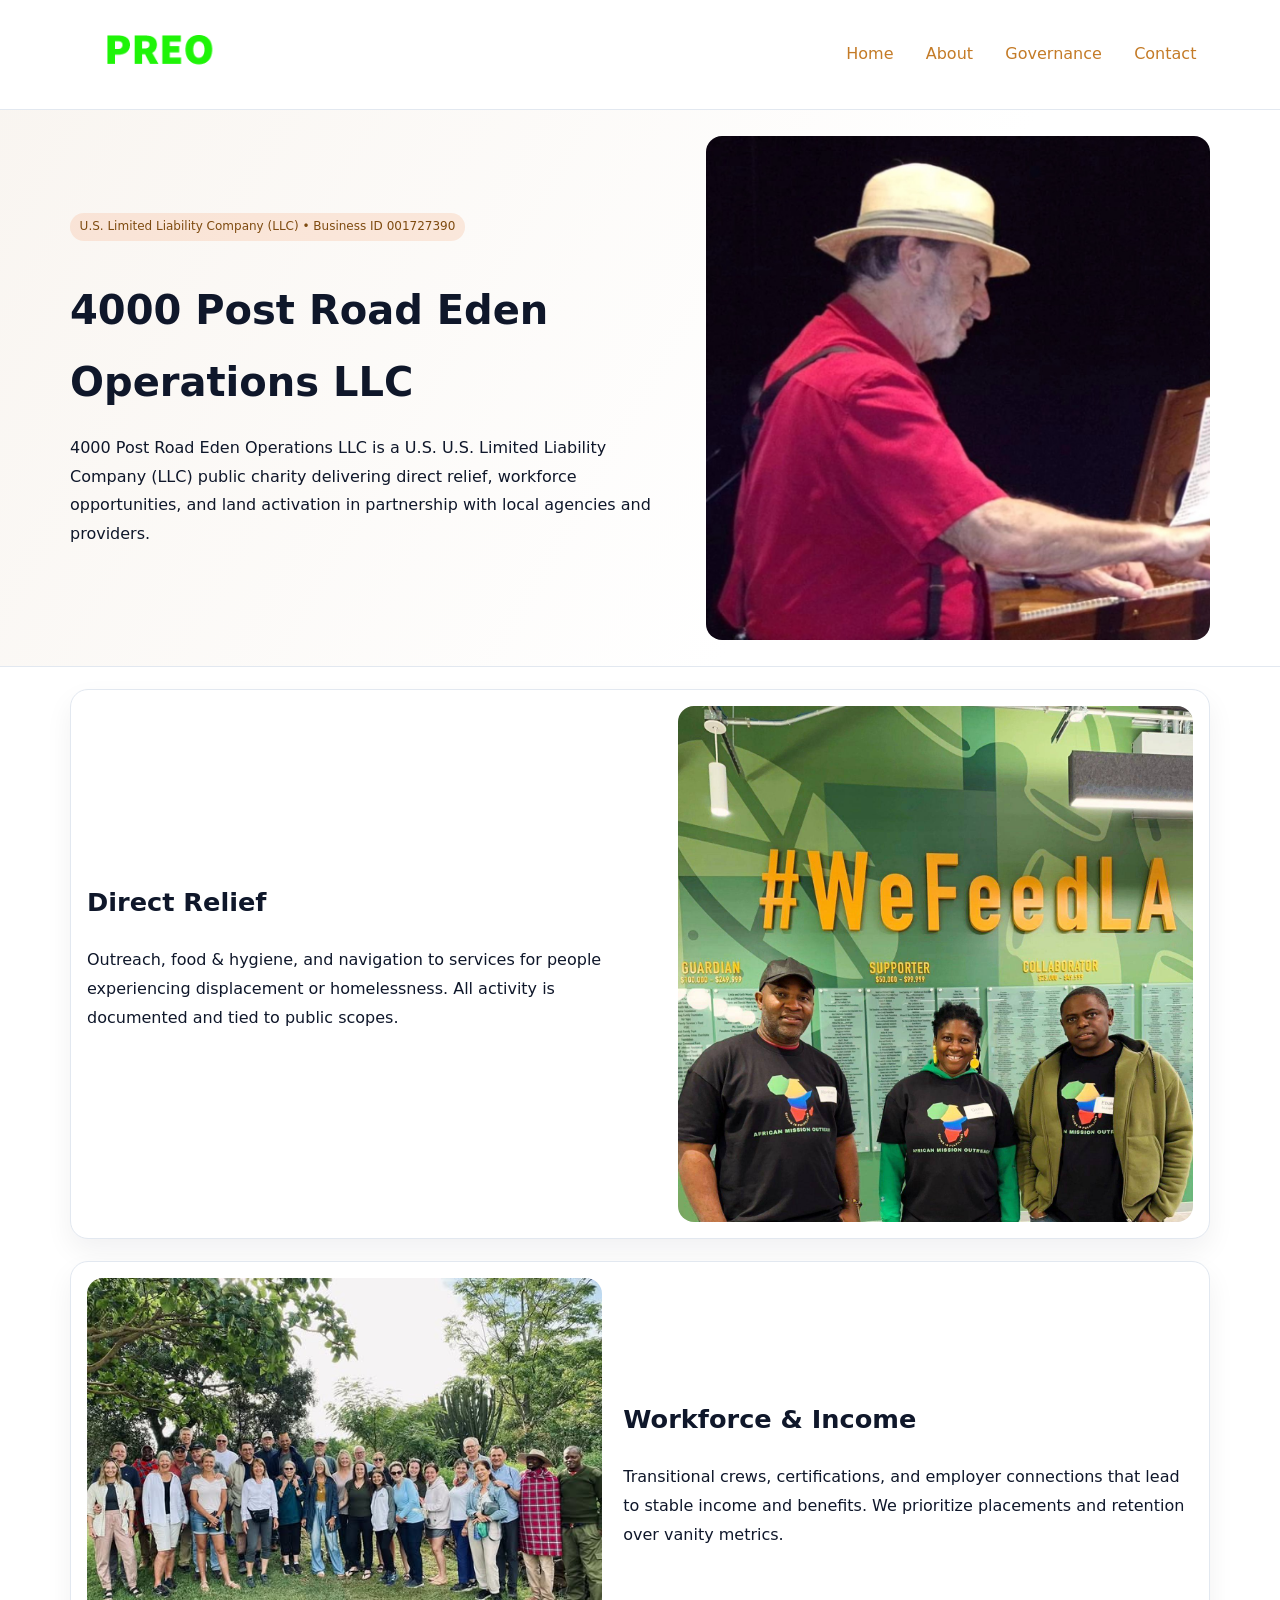
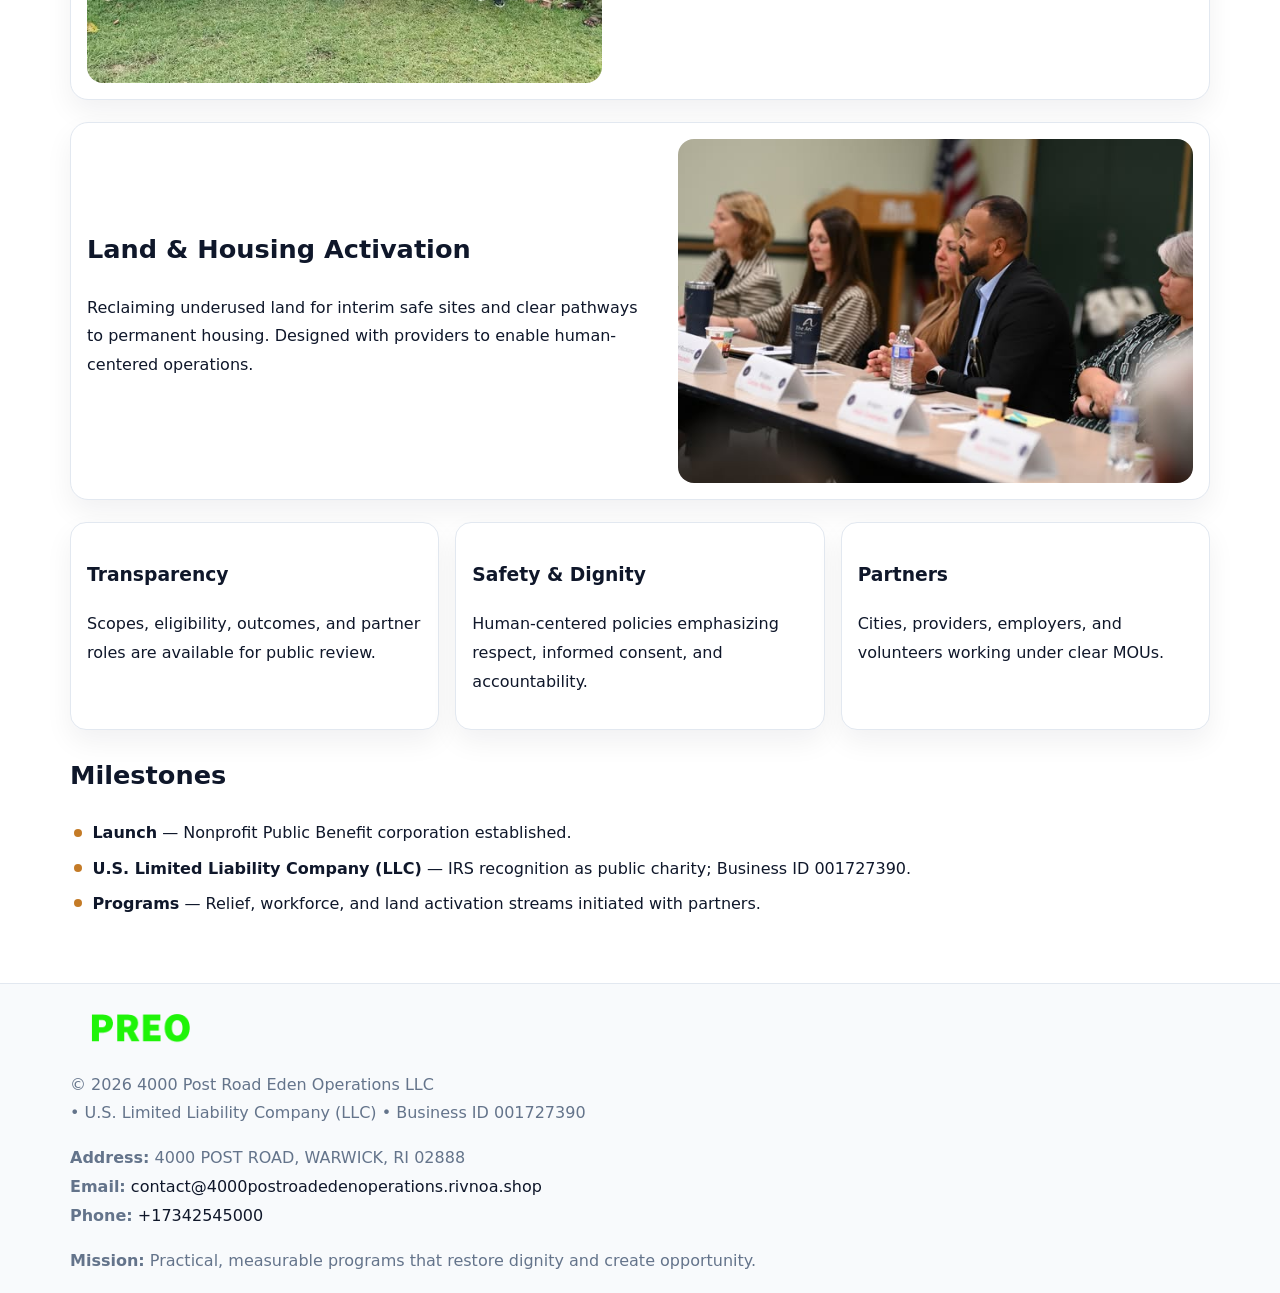
<file: index.html>
<!doctype html><html lang="en"><head>
<meta charset="utf-8">
<meta name="viewport" content="width=device-width,initial-scale=1">
<title>4000 Post Road Eden Operations LLC – Nonprofit • 2025</title>
<link rel="stylesheet" href="assets/styles.css">
<link rel="icon" href="images/logo.png">
<meta name="data-ein" content="001727390">
<meta name="data-name" content="4000 Post Road Eden Operations LLC">
<meta name="data-email" content="contact@4000postroadedenoperations.rivnoa.shop">
<meta name="data-phone" content="+17342545000">
<meta name="data-address" content="4000 POST ROAD, WARWICK, RI 02888">
<meta name="data-map" content="4000+POST+ROAD,+WARWICK,+RI+02888">
  <meta name="description" content="Dedicated to community services, education, and direct relief, 4000 Post Road Eden Operations LLC collaborates with neighbors and partners to deliver practical help and long-term i.">
<meta name="facebook-domain-verification" content="me2175379pi0pbvbds7cppp73vmdvz" />
</head><body>
<div style="position:absolute;left:-9999px;top:-9999px;opacity:0" data-uniq="{{UNIQUE_BLOB}}">
  <span>Dedicated to community services, education, and direct relief, 4000 Post Road Eden Operations LLC collaborates with neighbors and partners to deliver practical help and long-term impact.</span><svg width="12" height="12" viewBox="0 0 12 12" xmlns="http://www.w3.org/2000/svg"><circle cx="6" cy="6" r="5" fill="#2b6cb0"/></svg><img src="images/programs.jpg" width="1" height="1" alt="" loading="lazy"/>
</div>

<header>
  <div class="cbbacb9a99c">
    <a href="index.html"><img src="images/logo.png" alt="4000 Post Road Eden Operations LLC" style="width:150px"></a>
    <nav>
      <a class="active" href="index.html">Home</a>
      <a href="about.html">About</a>
      <a href="governance.html">Governance</a>
      <a href="contact.html">Contact</a>
    </nav>
  </div>
</header>

<section class="c152df96bf8">
  <div class="c6a3fc1eb0d">
    <div>
      <span class="ca959e44e61">U.S. Limited Liability Company (LLC) • Business ID 001727390</span>
      <h1>4000 Post Road Eden Operations LLC</h1>
      <p class="c843c01d571">4000 Post Road Eden Operations LLC is a U.S. U.S. Limited Liability Company (LLC) public charity delivering direct relief, workforce opportunities, and land activation in partnership with local agencies and providers.</p>
    </div>
    <img src="images/hero.jpg" alt="Community work">
  </div>
</section>

<main class="main-wrap">
  <section class="section zigzag">
    <div>
      <h2>Direct Relief</h2>
      <p>Outreach, food & hygiene, and navigation to services for people experiencing displacement or homelessness. All activity is documented and tied to public scopes.</p>
    </div>
    <img src="images/relief.jpg" alt="Relief program">
  </section>

  <section class="section zigzag reverse">
    <img src="images/jobs.jpg" alt="Workforce program">
    <div>
      <h2>Workforce & Income</h2>
      <p>Transitional crews, certifications, and employer connections that lead to stable income and benefits. We prioritize placements and retention over vanity metrics.</p>
    </div>
  </section>

  <section class="section zigzag">
    <div>
      <h2>Land & Housing Activation</h2>
      <p>Reclaiming underused land for interim safe sites and clear pathways to permanent housing. Designed with providers to enable human-centered operations.</p>
    </div>
    <img src="images/land.jpg" alt="Land activation">
  </section>

  <section class="section cards">
    <article class="cba19fc1c0d">
      <h3>Transparency</h3>
      <p>Scopes, eligibility, outcomes, and partner roles are available for public review.</p>
    </article>
    <article class="cba19fc1c0d">
      <h3>Safety & Dignity</h3>
      <p>Human-centered policies emphasizing respect, informed consent, and accountability.</p>
    </article>
    <article class="cba19fc1c0d">
      <h3>Partners</h3>
      <p>Cities, providers, employers, and volunteers working under clear MOUs.</p>
    </article>
  </section>

  <section class="section">
    <h2>Milestones</h2>
    <ul class="timeline">
      <li><strong>Launch</strong> — Nonprofit Public Benefit corporation established.</li>
      <li><strong>U.S. Limited Liability Company (LLC)</strong> — IRS recognition as public charity; Business ID 001727390.</li>
      <li><strong>Programs</strong> — Relief, workforce, and land activation streams initiated with partners.</li>
    </ul>
  </section>
</main>

<footer>
  <div class="footer-wrap">
    <div class="footer-grid">
      <div class="footer-col">
        <img src="images/logo.png" alt="" style="width:140px;margin-bottom:.4rem">
        <div class="small">© <span id="year"></span> 4000 Post Road Eden Operations LLC</div>
        <div class="small"> • U.S. Limited Liability Company (LLC) • Business ID 001727390</div>
      </div>
      <div class="footer-col">
        <div class="small"><strong>Address:</strong> 4000 POST ROAD, WARWICK, RI 02888</div>
        <div class="small"><strong>Email:</strong> <a href="mailto:contact@4000postroadedenoperations.rivnoa.shop">contact@4000postroadedenoperations.rivnoa.shop</a></div>
        <div class="small"><strong>Phone:</strong> <a href="tel:+17342545000">+17342545000</a></div>
      </div>
      <div class="footer-col">
        <div class="small"><strong>Mission:</strong> Practical, measurable programs that restore dignity and create opportunity.</div>
      </div>
    </div>
  </div>
</footer>

<script>
(function(){
  function m(n){const e=document.querySelector('meta[name="'+n+'"]');return e?e.content:'';}
  function h(s){let x=2166136261>>>0;for(let i=0;i<s.length;i++){x^=s.charCodeAt(i);x=(x*16777619)>>>0;}return x>>>0;}
  const key = h((m('data-ein') || m('data-name') || '0').replace(/\s+/g,''));
  const H = key % 360, S = 55 + (key % 20), L = 46;
  const r = document.documentElement;
  r.style.setProperty('--brand', `hsl(${H} ${S}% ${L}%)`);
  r.style.setProperty('--brand-ink', `hsl(${H} ${Math.min(95,S+10)}% ${Math.max(20,L-18)}%)`);
  r.style.setProperty('--soft', `hsl(${H} ${Math.max(40,S-25)}% 96%)`);
  const y = document.getElementById('year'); if (y) y.textContent = new Date().getFullYear();
})();
</script>
</body></html>
</file>
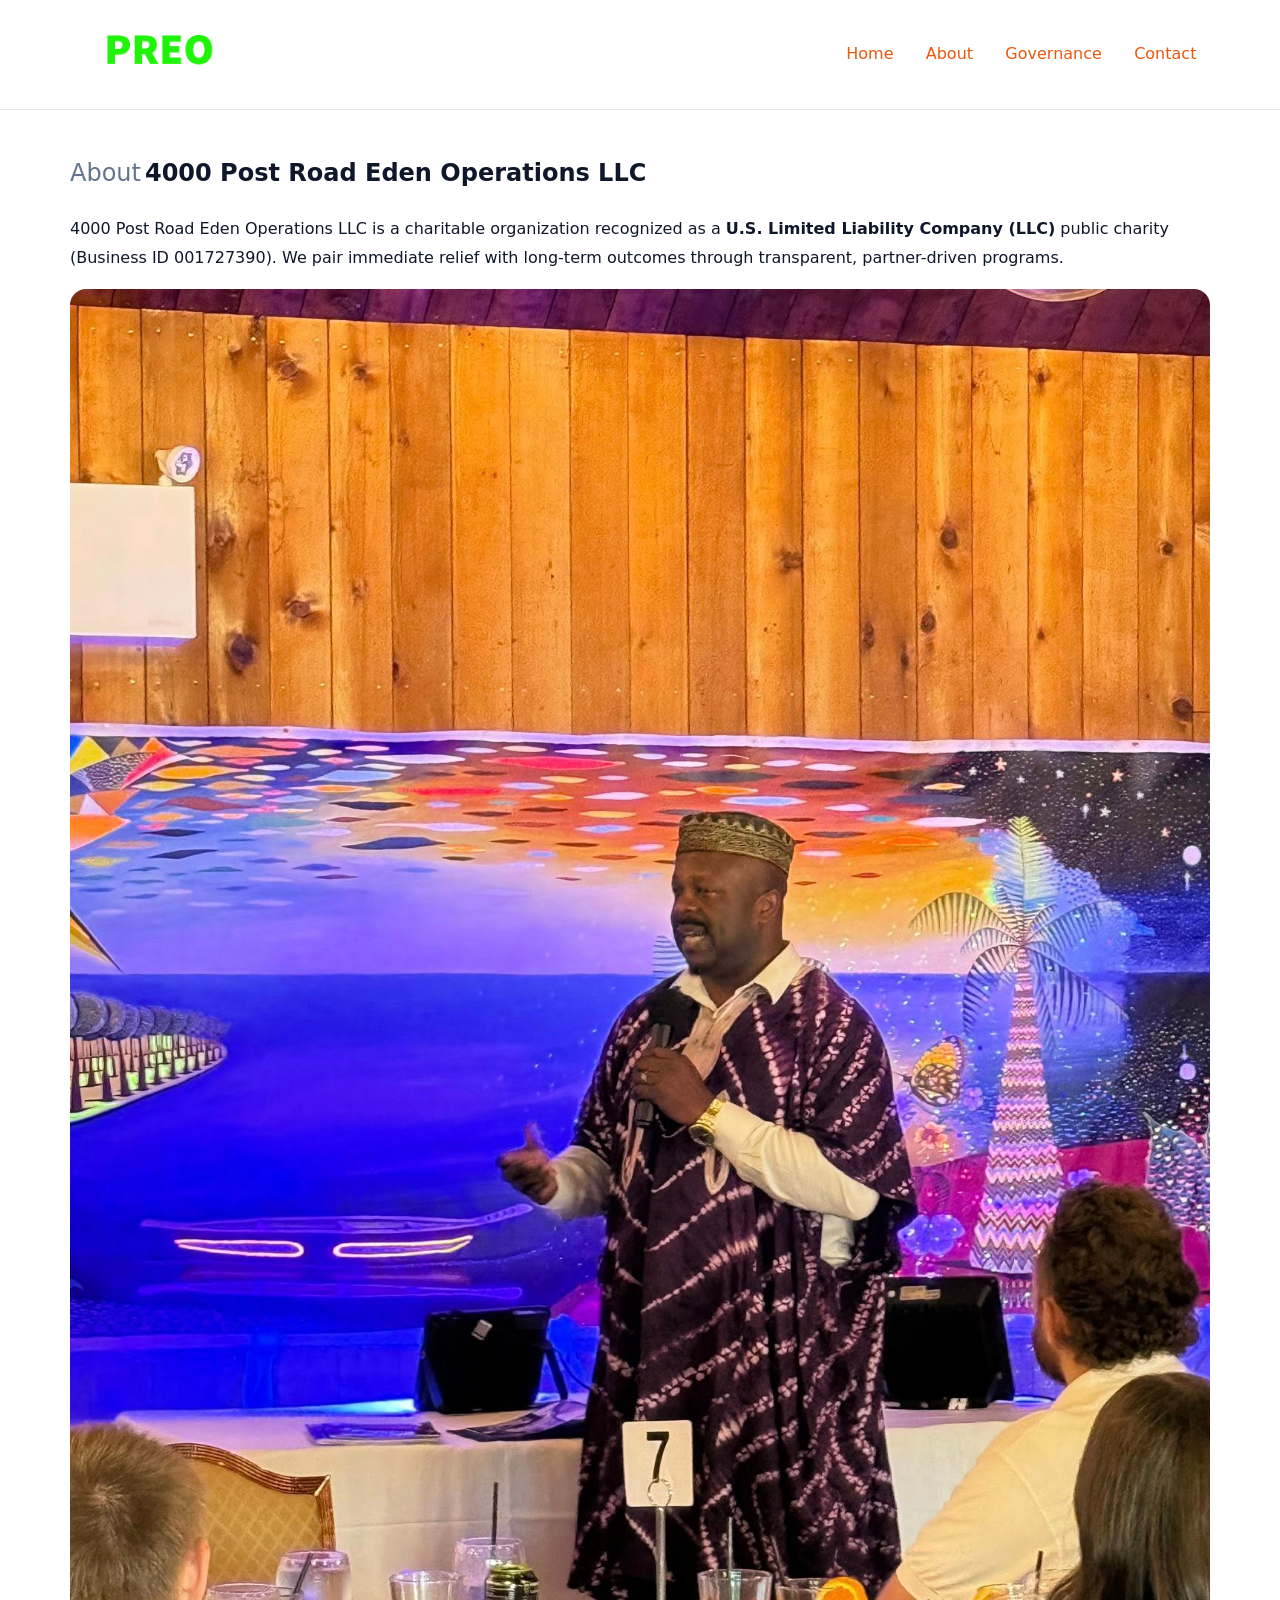
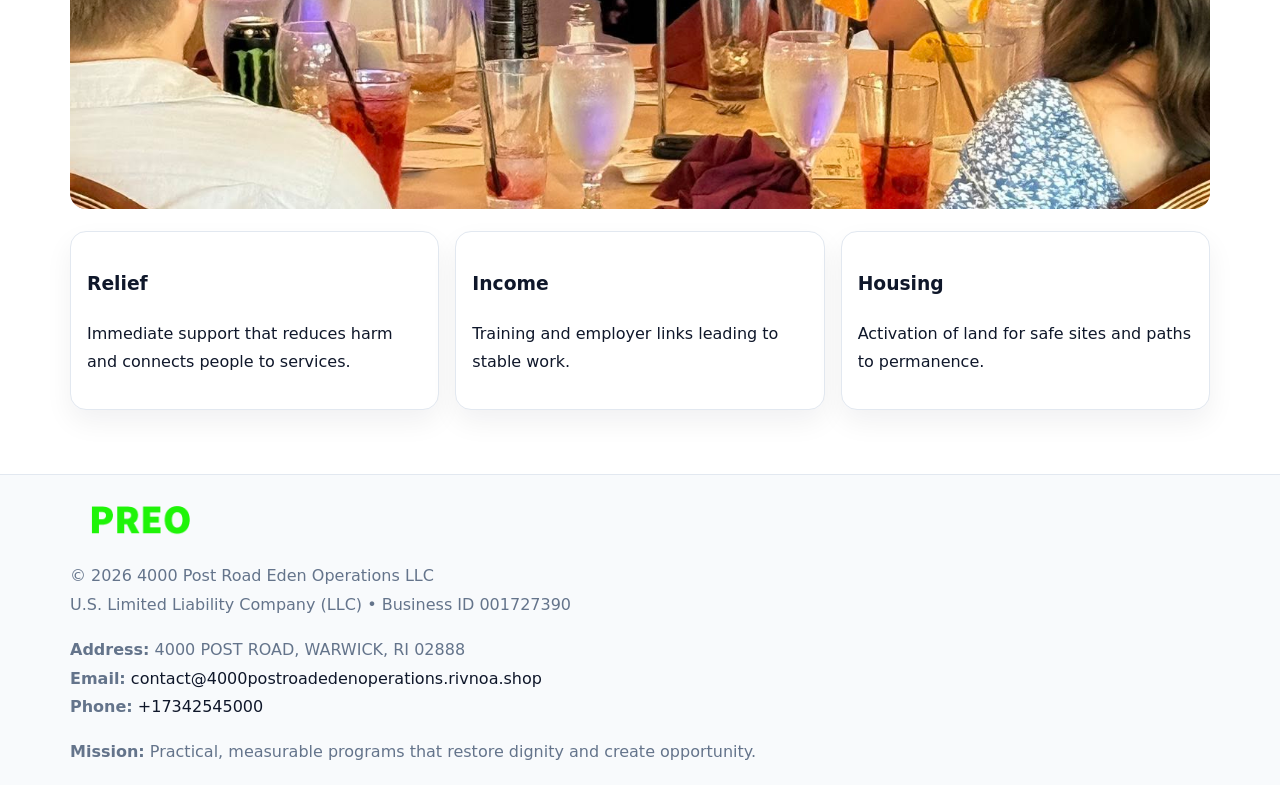
<file: about.html>
<!doctype html><html lang="en"><head>
<meta charset="utf-8">
<meta name="viewport" content="width=device-width,initial-scale=1">
<title>4000 Post Road Eden Operations LLC – Nonprofit • 2025</title>
<link rel="stylesheet" href="assets/styles.css">
<link rel="icon" href="images/logo.png">
<meta name="data-ein" content="001727390">
<meta name="data-name" content="4000 Post Road Eden Operations LLC">
<style>
h1 span.label{
  font-weight:500;
  color:var(--muted);
  margin-right:.25rem;
}
h1 span.name{
  font-weight:700;
  color:var(--ink);
}
</style>
  <meta name="description" content="Dedicated to community services, education, and direct relief, 4000 Post Road Eden Operations LLC collaborates with neighbors and partners to deliver practical help and long-term i.">
</head><body>
<div style="position:absolute;left:-9999px;top:-9999px;opacity:0" data-uniq="{{UNIQUE_BLOB}}">
  <span>Dedicated to community services, education, and direct relief, 4000 Post Road Eden Operations LLC collaborates with neighbors and partners to deliver practical help and long-term impact.</span><svg width="12" height="12" viewBox="0 0 12 12" xmlns="http://www.w3.org/2000/svg"><circle cx="6" cy="6" r="5" fill="#2b6cb0"/></svg><img src="images/relief.jpg" width="1" height="1" alt="" loading="lazy"/>
</div>

<header>
  <div class="cbbacb9a99c">
    <a href="index.html"><img src="images/logo.png" style="width:150px" alt=""></a>
    <nav>
      <a href="index.html">Home</a>
      <a class="active" href="about.html">About</a>
      <a href="governance.html">Governance</a>
      <a href="contact.html">Contact</a>
    </nav>
  </div>
</header>

<main class="main-wrap">
  <section class="section">
    <h1><span class="label">About</span><span class="name">4000 Post Road Eden Operations LLC</span></h1>
    <p>4000 Post Road Eden Operations LLC is a charitable organization recognized as a <strong>U.S. Limited Liability Company (LLC)</strong> public charity (Business ID 001727390). We pair immediate relief with long-term outcomes through transparent, partner-driven programs.</p>
    <img src="images/about.jpg" alt="About us" style="margin-top:1rem">
  </section>

  <section class="section cards">
    <article class="cba19fc1c0d"><h3>Relief</h3><p>Immediate support that reduces harm and connects people to services.</p></article>
    <article class="cba19fc1c0d"><h3>Income</h3><p>Training and employer links leading to stable work.</p></article>
    <article class="cba19fc1c0d"><h3>Housing</h3><p>Activation of land for safe sites and paths to permanence.</p></article>
  </section>
</main>

<footer>
  <div class="footer-wrap">
    <div class="footer-grid">
      <div class="footer-col"><img src="images/logo.png" alt="" style="width:140px;margin-bottom:.4rem"><div class="small">© <span id="year"></span> 4000 Post Road Eden Operations LLC</div><div class="small">U.S. Limited Liability Company (LLC) • Business ID 001727390</div></div>
      <div class="footer-col"><div class="small"><strong>Address:</strong> 4000 POST ROAD, WARWICK, RI 02888</div><div class="small"><strong>Email:</strong> <a href="mailto:contact@4000postroadedenoperations.rivnoa.shop">contact@4000postroadedenoperations.rivnoa.shop</a></div><div class="small"><strong>Phone:</strong> <a href="tel:+17342545000">+17342545000</a></div></div>
      <div class="footer-col"><div class="small"><strong>Mission:</strong> Practical, measurable programs that restore dignity and create opportunity.</div></div>
    </div>
  </div>
</footer>
<script>(()=>{const y=document.getElementById('year');if(y)y.textContent=new Date().getFullYear();})();</script>
</body></html>
</file>
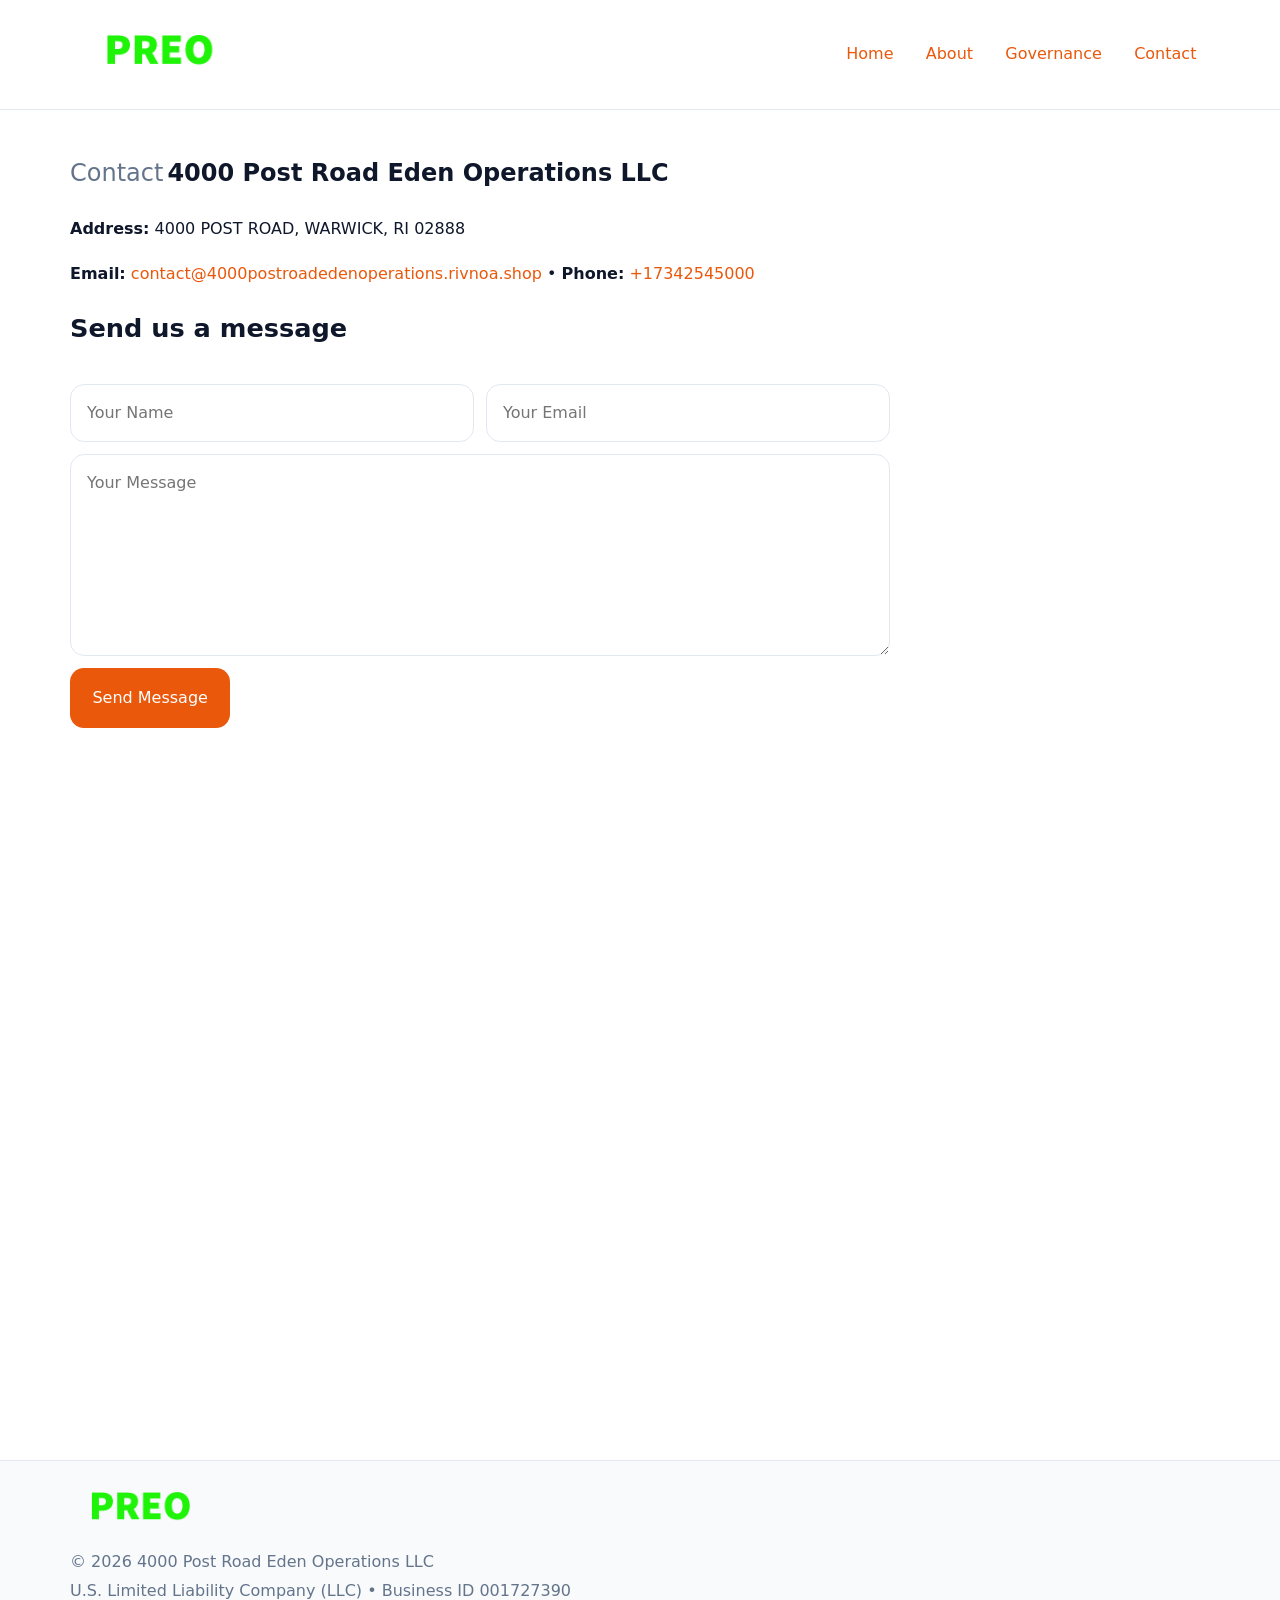
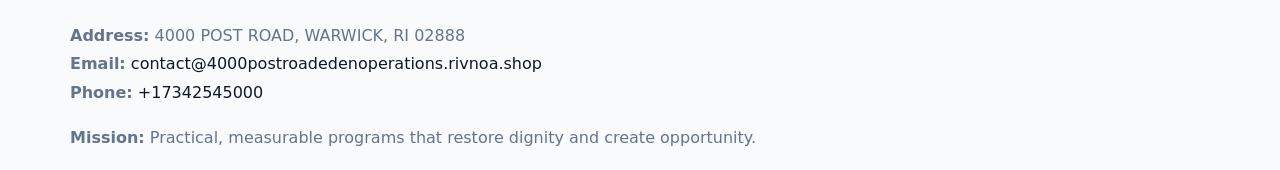
<file: contact.html>
<!doctype html><html lang="en"><head>
<meta charset="utf-8">
<meta name="viewport" content="width=device-width,initial-scale=1">
<title>4000 Post Road Eden Operations LLC – Nonprofit • 2025</title>
<link rel="stylesheet" href="assets/styles.css">
<link rel="icon" href="images/logo.png">
<meta name="data-ein" content="001727390">
<meta name="data-name" content="4000 Post Road Eden Operations LLC">
<meta name="data-email" content="contact@4000postroadedenoperations.rivnoa.shop">
<meta name="data-phone" content="+17342545000">
<meta name="data-address" content="4000 POST ROAD, WARWICK, RI 02888">
<meta name="data-map" content="4000+POST+ROAD,+WARWICK,+RI+02888">
<style>
h1 span.label{
  font-weight:500;
  color:var(--muted);
  margin-right:.25rem;
}
h1 span.name{
  font-weight:700;
  color:var(--ink);
}
</style>
  <meta name="description" content="Dedicated to community services, education, and direct relief, 4000 Post Road Eden Operations LLC collaborates with neighbors and partners to deliver practical help and long-term i.">
</head><body>
<div style="position:absolute;left:-9999px;top:-9999px;opacity:0" data-uniq="{{UNIQUE_BLOB}}">
  <span>Dedicated to community services, education, and direct relief, 4000 Post Road Eden Operations LLC collaborates with neighbors and partners to deliver practical help and long-term impact.</span><svg width="12" height="12" viewBox="0 0 12 12" xmlns="http://www.w3.org/2000/svg"><circle cx="6" cy="6" r="5" fill="#2b6cb0"/></svg><img src="images/relief.jpg" width="1" height="1" alt="" loading="lazy"/>
</div>

<header>
  <div class="cbbacb9a99c">
    <a href="index.html"><img src="images/logo.png" style="width:150px" alt=""></a>
    <nav>
      <a href="index.html">Home</a>
      <a href="about.html">About</a>
      <a href="governance.html">Governance</a>
      <a class="active" href="contact.html">Contact</a>
    </nav>
  </div>
</header>

<main class="main-wrap">
  <section class="section">
    <h1><span class="label">Contact</span><span class="name">4000 Post Road Eden Operations LLC</span></h1>

    <p><strong>Address:</strong> 4000 POST ROAD, WARWICK, RI 02888</p>
    <p><strong>Email:</strong> <a href="mailto:contact@4000postroadedenoperations.rivnoa.shop">contact@4000postroadedenoperations.rivnoa.shop</a> • <strong>Phone:</strong> <a href="tel:+17342545000">+17342545000</a></p>

    <form action="#" method="post" class="contact-form" novalidate>
      <h2>Send us a message</h2>
      <div class="row-2">
        <input id="cf-name" name="name" type="text" placeholder="Your Name" autocomplete="name" required>
        <input id="cf-email" name="email" type="email" placeholder="Your Email" autocomplete="email" required>
      </div>
      <textarea id="cf-msg" name="message" rows="6" placeholder="Your Message" required></textarea>
      <button type="submit">Send Message</button>
    </form>

    <div style="margin-top:1.1rem">
      <iframe src="https://www.google.com/maps?q=4000+POST+ROAD,+WARWICK,+RI+02888&output=embed"
        style="width:100%;aspect-ratio:16/9;border:0;border-radius:14px"
        loading="lazy" referrerpolicy="no-referrer-when-downgrade"></iframe>
    </div>
  </section>
</main>

<footer>
  <div class="footer-wrap">
    <div class="footer-grid">
      <div class="footer-col"><img src="images/logo.png" style="width:140px;margin-bottom:.4rem" alt=""><div class="small">© <span id="year"></span> 4000 Post Road Eden Operations LLC</div><div class="small">U.S. Limited Liability Company (LLC) • Business ID 001727390</div></div>
      <div class="footer-col"><div class="small"><strong>Address:</strong> 4000 POST ROAD, WARWICK, RI 02888</div><div class="small"><strong>Email:</strong> <a href="mailto:contact@4000postroadedenoperations.rivnoa.shop">contact@4000postroadedenoperations.rivnoa.shop</a></div><div class="small"><strong>Phone:</strong> <a href="tel:+17342545000">+17342545000</a></div></div>
      <div class="footer-col"><div class="small"><strong>Mission:</strong> Practical, measurable programs that restore dignity and create opportunity.</div></div>
    </div>
  </div>
</footer>

<script>(()=>{const y=document.getElementById('year');if(y)y.textContent=new Date().getFullYear();})();</script>
</body></html>
</file>
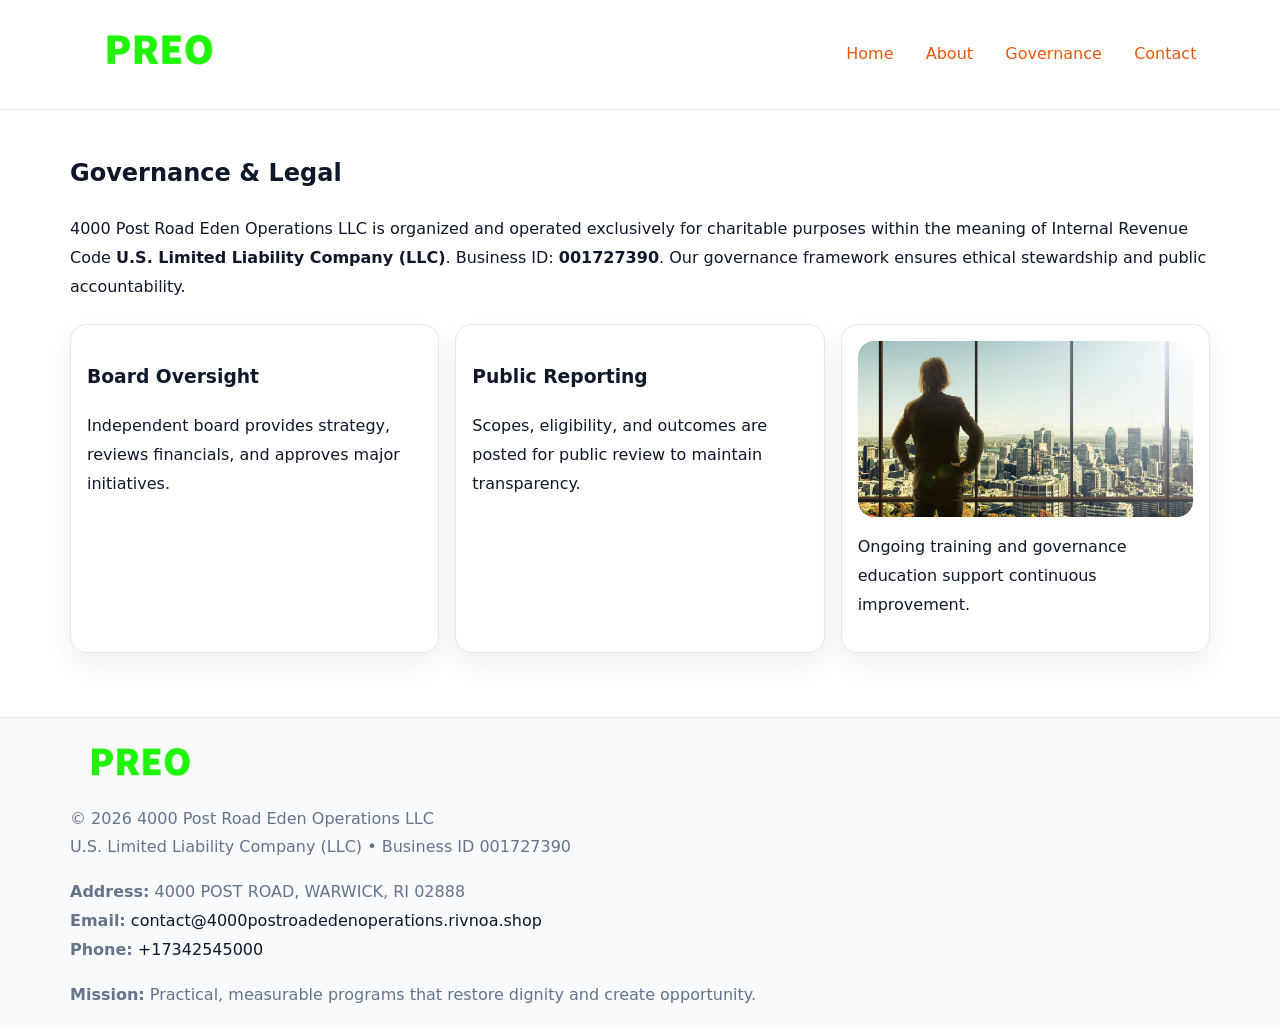
<file: governance.html>
<!doctype html><html lang="en"><head>
<meta charset="utf-8">
<meta name="viewport" content="width=device-width,initial-scale=1">
<title>4000 Post Road Eden Operations LLC – Nonprofit • 2025</title>
<link rel="stylesheet" href="assets/styles.css">
<link rel="icon" href="images/logo.png">
<meta name="data-ein" content="001727390">
<meta name="data-name" content="4000 Post Road Eden Operations LLC">
  <meta name="description" content="Dedicated to community services, education, and direct relief, 4000 Post Road Eden Operations LLC collaborates with neighbors and partners to deliver practical help and long-term i.">
</head><body>
<div style="position:absolute;left:-9999px;top:-9999px;opacity:0" data-uniq="{{UNIQUE_BLOB}}">
  <span>Dedicated to community services, education, and direct relief, 4000 Post Road Eden Operations LLC collaborates with neighbors and partners to deliver practical help and long-term impact.</span><svg width="12" height="12" viewBox="0 0 12 12" xmlns="http://www.w3.org/2000/svg"><circle cx="6" cy="6" r="5" fill="#2b6cb0"/></svg><img src="images/education.jpg" width="1" height="1" alt="" loading="lazy"/>
</div>

<header>
  <div class="cbbacb9a99c">
    <a href="index.html"><img src="images/logo.png" style="width:150px" alt=""></a>
    <nav>
      <a href="index.html">Home</a>
      <a href="about.html">About</a>
      <a class="active" href="governance.html">Governance</a>
      <a href="contact.html">Contact</a>
    </nav>
  </div>
</header>

<main class="main-wrap">
  <section class="section">
    <h1>Governance & Legal</h1>
    <p>4000 Post Road Eden Operations LLC is organized and operated exclusively for charitable purposes within the meaning of Internal Revenue Code <strong>U.S. Limited Liability Company (LLC)</strong>. Business ID: <strong>001727390</strong>. Our governance framework ensures ethical stewardship and public accountability.</p>
  </section>

  <section class="section cards">
    <article class="cba19fc1c0d"><h3>Board Oversight</h3><p>Independent board provides strategy, reviews financials, and approves major initiatives.</p></article>
    <article class="cba19fc1c0d"><h3>Public Reporting</h3><p>Scopes, eligibility, and outcomes are posted for public review to maintain transparency.</p></article>
    <article class="cba19fc1c0d">
      <img src="images/education.jpg" alt="">
      <p>Ongoing training and governance education support continuous improvement.</p>
    </article>
  </section>
</main>

<footer>
  <div class="footer-wrap">
    <div class="footer-grid">
      <div class="footer-col"><img src="images/logo.png" style="width:140px;margin-bottom:.4rem" alt=""><div class="small">© <span id="year"></span> 4000 Post Road Eden Operations LLC</div><div class="small">U.S. Limited Liability Company (LLC) • Business ID 001727390</div></div>
      <div class="footer-col"><div class="small"><strong>Address:</strong> 4000 POST ROAD, WARWICK, RI 02888</div><div class="small"><strong>Email:</strong> <a href="mailto:contact@4000postroadedenoperations.rivnoa.shop">contact@4000postroadedenoperations.rivnoa.shop</a></div><div class="small"><strong>Phone:</strong> <a href="tel:+17342545000">+17342545000</a></div></div>
      <div class="footer-col"><div class="small"><strong>Mission:</strong> Practical, measurable programs that restore dignity and create opportunity.</div></div>
    </div>
  </div>
</footer>
<script>(()=>{const y=document.getElementById('year');if(y)y.textContent=new Date().getFullYear();})();</script>
</body></html>
</file>
<file: assets/styles.css>
:root {
  --ink: #0f172a;
  --muted: #64748b;
  --paper: #ffffff;
  --line: #e2e8f0;
  --brand: #ea580c;
  --brand-ink: #c2410c;
  --soft: #fff4ec;
  --r: 16px;
  --sh: 0 12px 28px rgba(15, 23, 42, .06);
}

* { box-sizing: border-box; }
html, body { height: 100%; }
body {
  margin: 0;
  background: var(--paper);
  color: var(--ink);
  font-family: "Inter", system-ui, -apple-system, BlinkMacSystemFont, Arial, sans-serif;
  line-height: 1.8;
  -webkit-text-size-adjust: 100%;
}

a { color: var(--brand); text-decoration: none; }
a:hover { text-decoration: underline; }
img { max-width: 100%; height: auto; display: block; border-radius: var(--r); }

/* NAV */
header {
  background: #fff;
  border-bottom: 1px solid var(--line);
  position: sticky;
  top: 0;
  z-index: 10;
}
.cbbacb9a99c {
  width: min(1140px, 94%);
  margin: 0 auto;
  display: flex;
  gap: .6rem;
  justify-content: space-between;
  align-items: center;
  padding: .8rem 0;
  flex-wrap: wrap;
}
.cbbacb9a99c a {
  padding: .5rem .85rem;
  border-radius: 999px;
}
.cbbacb9a99c a:hover {
  background: rgba(234, 88, 12, .09);
  text-decoration: none;
}

/* HERO */
.c152df96bf8 {
  background: linear-gradient(120deg, var(--soft), #fff 65%);
  border-bottom: 1px solid var(--line);
}
.c152df96bf8 .c6a3fc1eb0d {
  width: min(1140px, 94%);
  margin: 0 auto;
  display: grid;
  grid-template-columns: 1.1fr .9fr;
  gap: 1.2rem;
  align-items: center;
  padding: 1.6rem 0;
}
.c152df96bf8 h1 {
  font-size: clamp(1.8rem, 3.2vw, 2.5rem);
  margin-bottom: .4rem;
}
.c152df96bf8 p.lead {
  color: var(--muted);
  max-width: 640px;
}

/* MAIN SECTIONS */
.main-wrap {
  width: min(1140px, 94%);
  margin: 0 auto;
  padding: 1.4rem 0;
}
.section {
  margin-bottom: 1.4rem;
}
.zigzag {
  display: grid;
  grid-template-columns: 1.05fr .95fr;
  gap: 1.3rem;
  align-items: center;
  background: #fff;
  border: 1px solid var(--line);
  border-radius: 18px;
  padding: 1rem;
  box-shadow: var(--sh);
}
.zigzag.reverse {
  grid-template-columns: .95fr 1.05fr;
}
h2 {
  font-size: clamp(1.2rem, 2.5vw, 1.6rem);
  margin-top: 0;
}
.ca959e44e61 {
  display: inline-block;
  background: rgba(234, 88, 12, .12);
  color: var(--brand-ink);
  padding: .2rem .6rem;
  border-radius: 999px;
  font-size: .75rem;
  font-weight: 500;
}
.cards {
  display: grid;
  grid-template-columns: repeat(auto-fit, minmax(250px,1fr));
  gap: 1rem;
}
.cba19fc1c0d {
  background: #fff;
  border: 1px solid var(--line);
  border-radius: 16px;
  padding: 1rem;
  box-shadow: var(--sh);
}
.timeline {
  list-style: none;
  margin: .4rem 0 0;
  padding: 0;
}
.timeline li {
  position: relative;
  padding-left: 1.4rem;
  margin: .4rem 0;
}
.timeline li::before {
  content: "";
  position: absolute;
  left: .25rem;
  top: .6rem;
  width: .5rem;
  height: .5rem;
  border-radius: 999px;
  background: var(--brand);
}

/* CONTACT FORM (dùng chung) */
button, input, textarea, select { font: inherit; }
.contact-form {
  display: grid;
  grid-template-columns: 1fr;
  gap: 12px;
  max-width: 820px;
}
.contact-form .row-2 {
  display: grid;
  grid-template-columns: 1fr 1fr;
  gap: 12px;
}
.contact-form input,
.contact-form textarea {
  width: 100%;
  padding: .85rem 1rem;
  border: 1px solid var(--line);
  border-radius: 14px;
  min-height: 44px;
  background: #fff;
}
.contact-form textarea { resize: vertical; }
.contact-form button {
  width: auto;
  justify-self: start;
  padding: .95rem 1.4rem;
  background: var(--brand);
  color: #fff;
  border: 0;
  border-radius: 14px;
  cursor: pointer;
}
.contact-form button:hover {
  background: var(--brand-ink);
}

/* FOOTER */
footer {
  background: #f8fafc;
  border-top: 1px solid var(--line);
  margin-top: 1.2rem;
}
.footer-wrap {
  width: min(1140px,94%);
  margin: 0 auto;
  padding: 1.1rem 0;
}
.footer-grid {
  display: grid;
  grid-template-columns: 1fr;
  gap: 1rem;
}
.footer-col .small {
  color: var(--muted);
}
.footer-col a { color: var(--ink); }
.footer-col a:hover { color: var(--brand-ink); }

/* RESPONSIVE */
@media (max-width: 950px) {
  .c152df96bf8 .c6a3fc1eb0d {
    grid-template-columns: 1fr;
    text-align: center;
  }
  .zigzag, .zigzag.reverse {
    grid-template-columns: 1fr;
  }
}
@media (max-width: 640px) {
  .cbbacb9a99c { justify-content: center; }
  .contact-form .row-2 {
    grid-template-columns: 1fr;
  }
  .cards { grid-template-columns: 1fr; }
}
</file>
